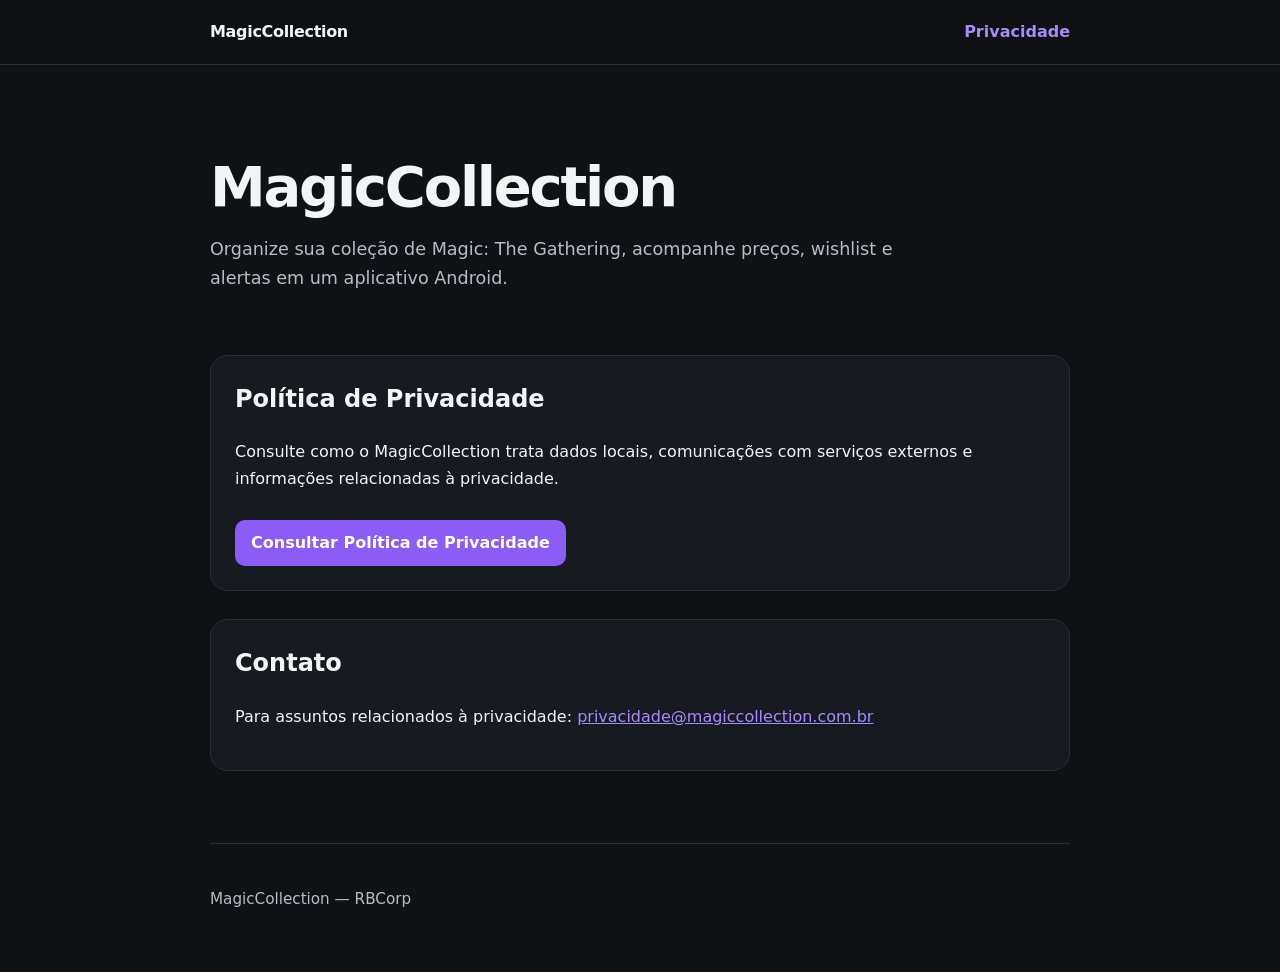
<file: index.html>
<!doctype html>
<html lang="pt-BR">
<head>
  <meta charset="utf-8">
  <meta name="viewport" content="width=device-width, initial-scale=1">
  <meta name="description" content="Site oficial do MagicCollection.">
  <title>MagicCollection</title>
  <link rel="stylesheet" href="styles.css">
</head>
<body>
  <header class="site-header">
    <div class="header-inner">
      <a class="brand" href="./">MagicCollection</a>
      <nav aria-label="Navegação principal">
        <a href="privacidade/">Privacidade</a>
      </nav>
    </div>
  </header>

  <main>
    <section class="hero">
      <h1>MagicCollection</h1>
      <p>
        Organize sua coleção de Magic: The Gathering, acompanhe preços,
        wishlist e alertas em um aplicativo Android.
      </p>
    </section>

    <section class="card">
      <h2>Política de Privacidade</h2>
      <p>
        Consulte como o MagicCollection trata dados locais, comunicações
        com serviços externos e informações relacionadas à privacidade.
      </p>
      <a class="button" href="privacidade/">Consultar Política de Privacidade</a>
    </section>

    <section class="card">
      <h2>Contato</h2>
      <p>
        Para assuntos relacionados à privacidade:
        <a href="mailto:privacidade@magiccollection.com.br">
          privacidade@magiccollection.com.br
        </a>
      </p>
    </section>
  </main>

  <footer class="site-footer">
    <p>MagicCollection — RBCorp</p>
  </footer>
</body>
</html>
</file>
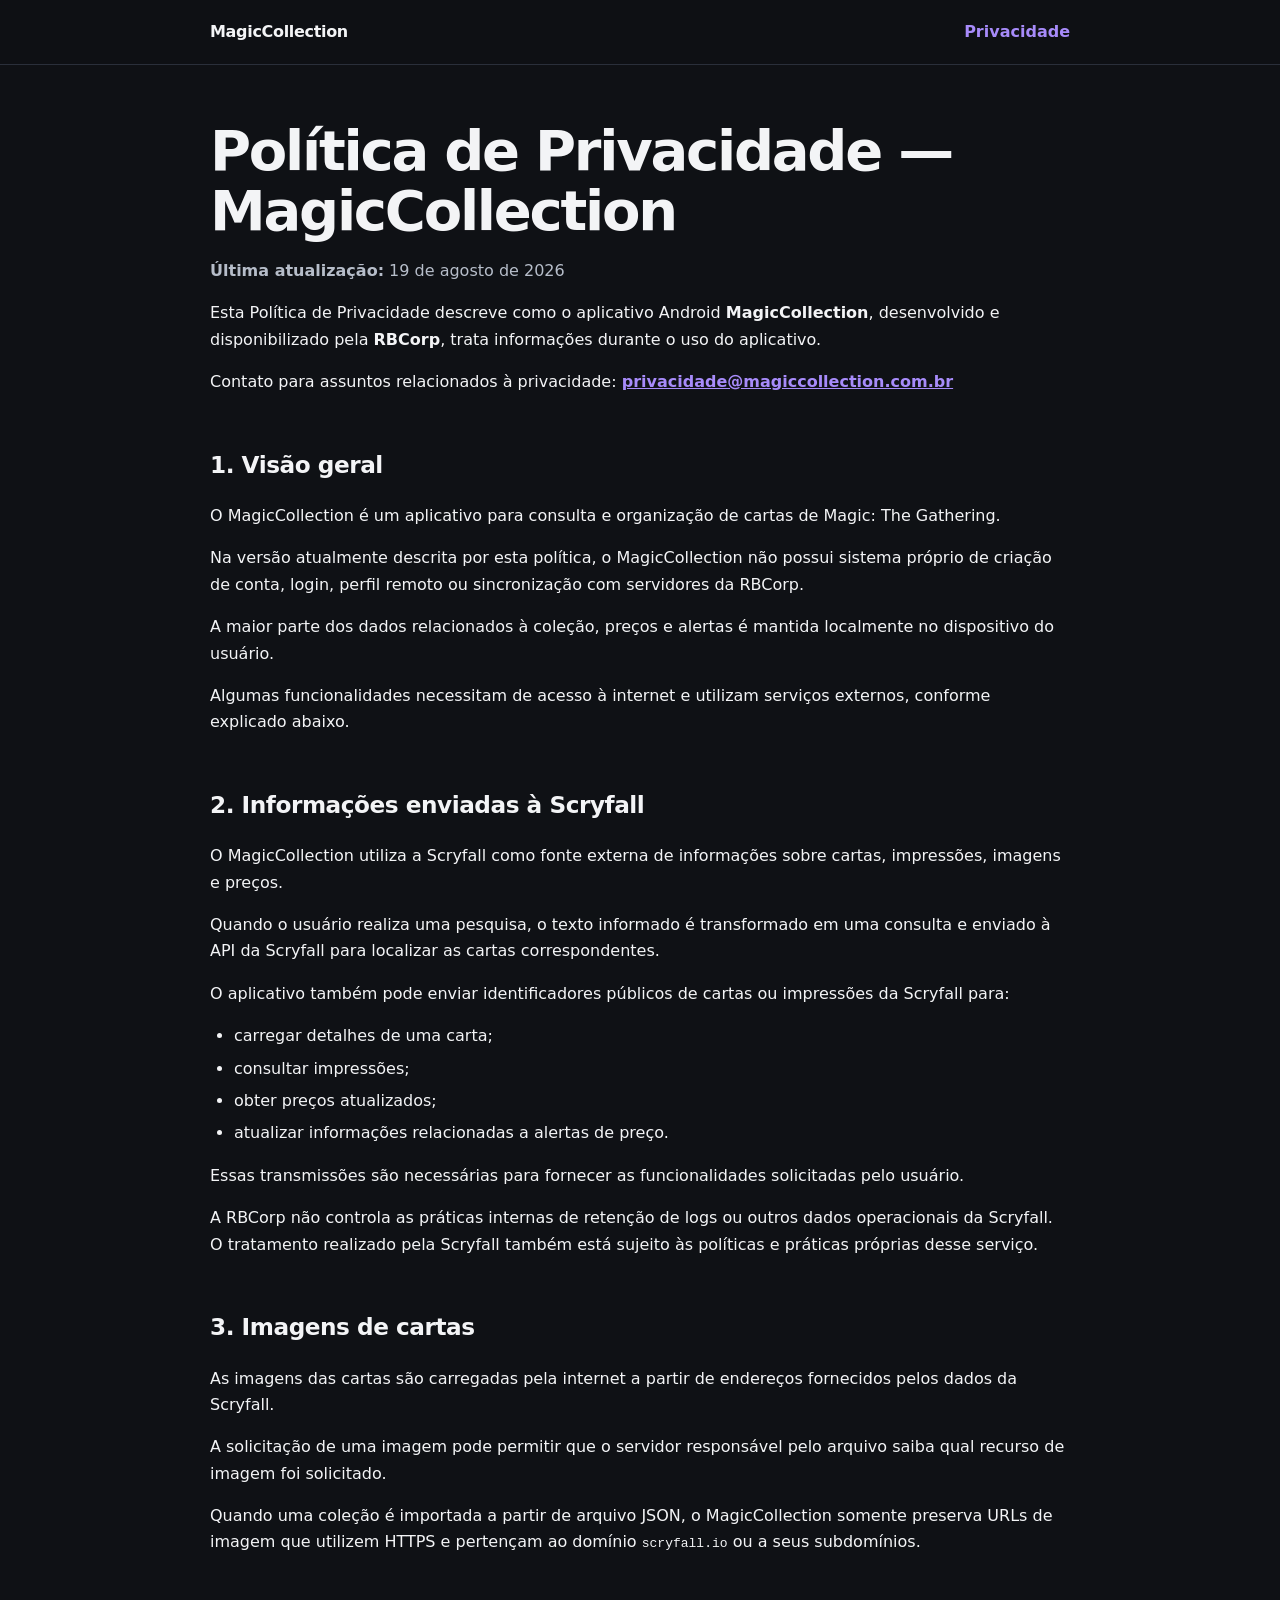
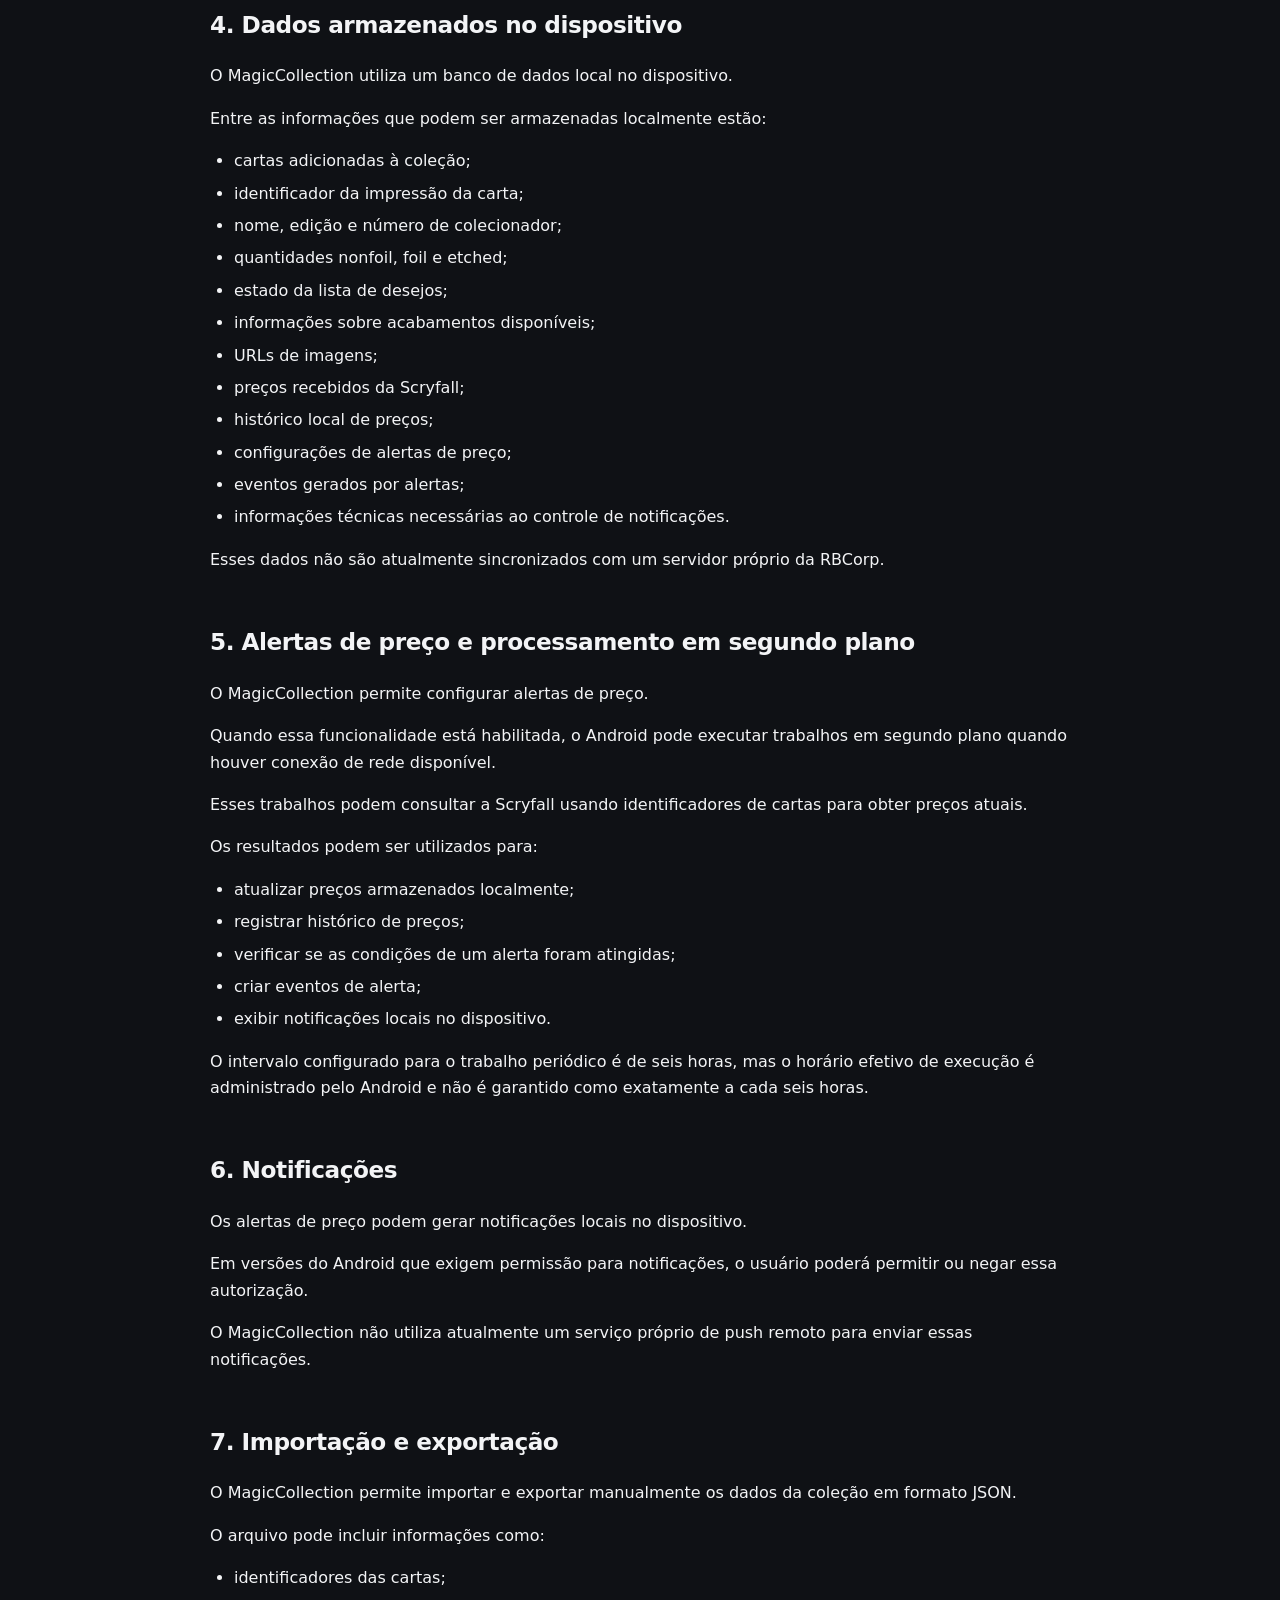
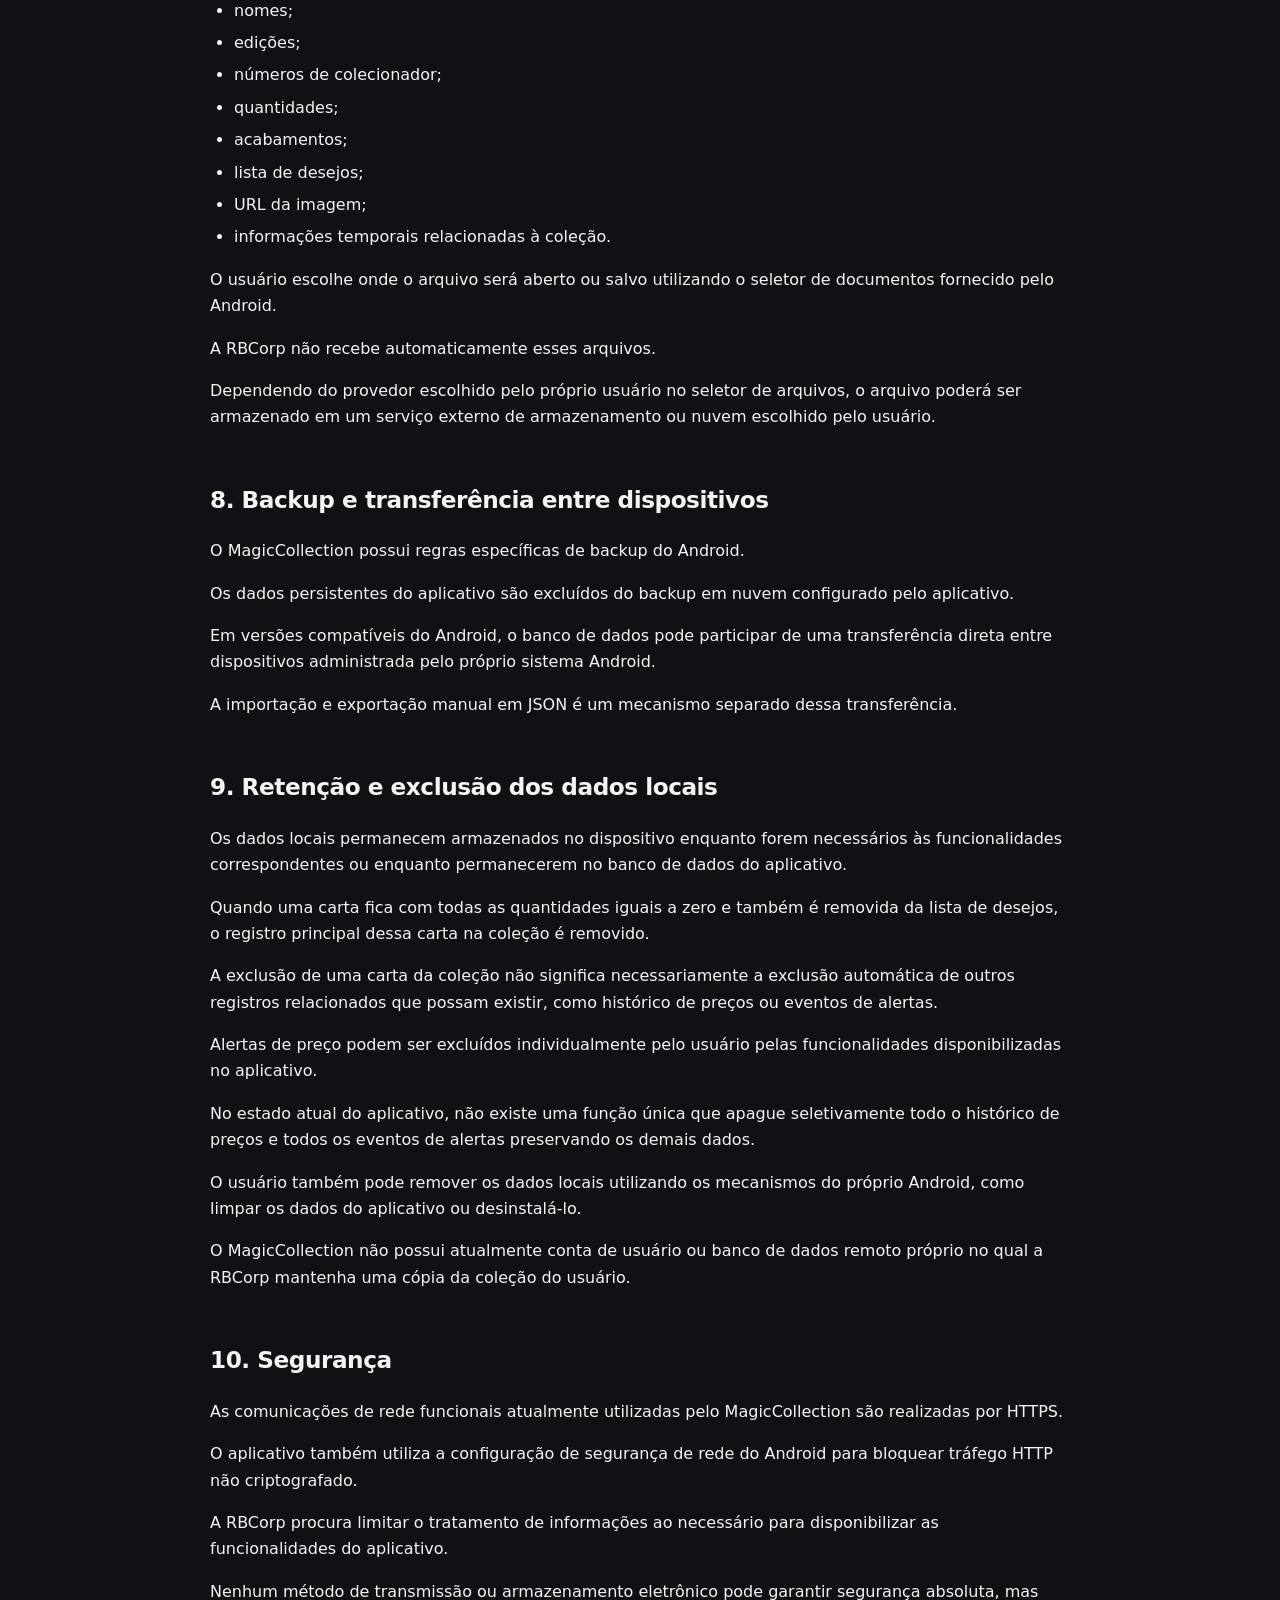
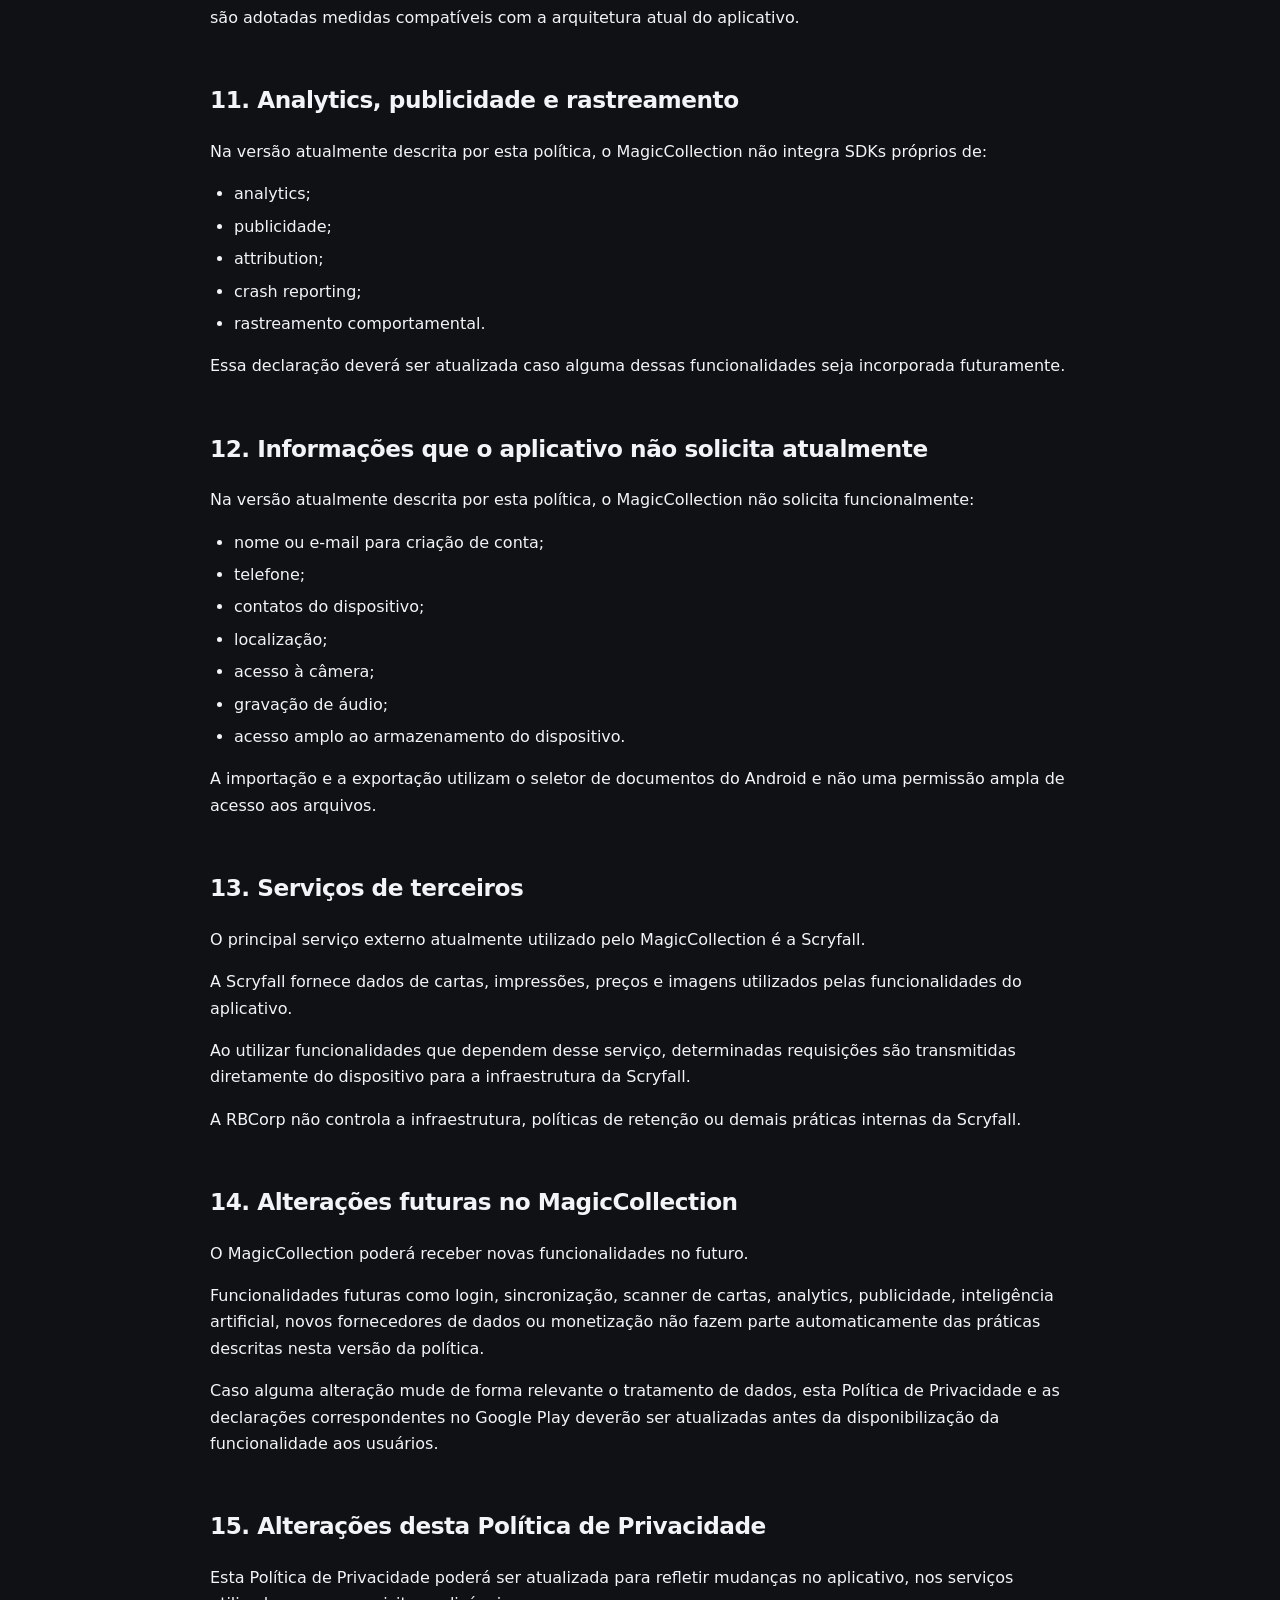
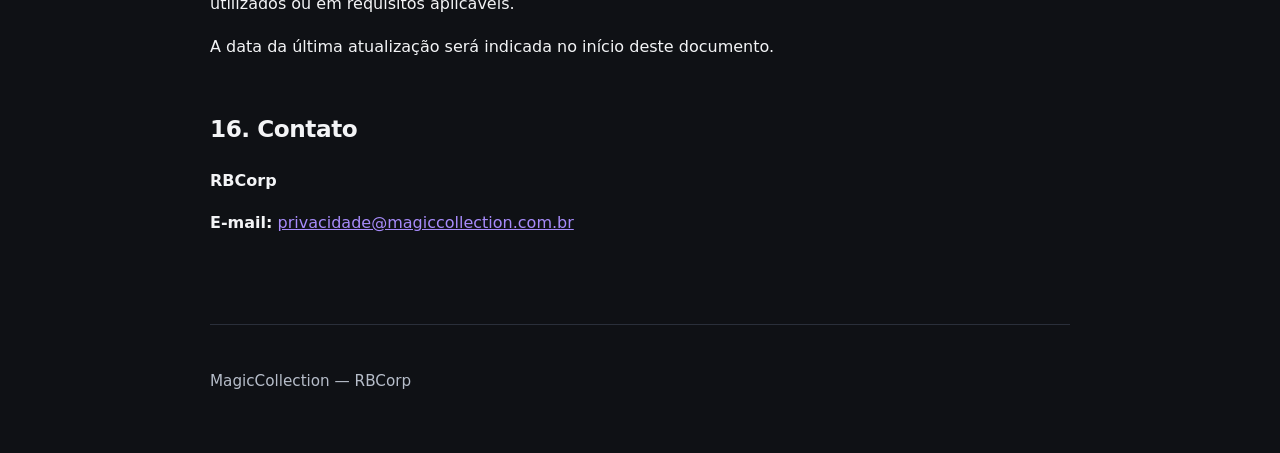
<file: privacidade/index.html>
<!doctype html>
<html lang="pt-BR">
<head>
  <meta charset="utf-8">
  <meta name="viewport" content="width=device-width, initial-scale=1">
  <meta
    name="description"
    content="Política de Privacidade do aplicativo MagicCollection."
  >
  <title>Política de Privacidade — MagicCollection</title>
  <link rel="stylesheet" href="../styles.css">
</head>
<body>
  <header class="site-header">
    <div class="header-inner">
      <a class="brand" href="../">MagicCollection</a>

      <nav aria-label="Navegação principal">
        <a href="./">Privacidade</a>
      </nav>
    </div>
  </header>

  <main class="policy">
    <h1>Política de Privacidade — MagicCollection</h1>

    <p><strong>Última atualização:</strong> 19 de agosto de 2026</p>

    <p>
      Esta Política de Privacidade descreve como o aplicativo Android
      <strong>MagicCollection</strong>, desenvolvido e disponibilizado pela
      <strong>RBCorp</strong>, trata informações durante o uso do aplicativo.
    </p>

    <p>
      Contato para assuntos relacionados à privacidade:
      <a href="mailto:privacidade@magiccollection.com.br">
        <strong>privacidade@magiccollection.com.br</strong>
      </a>
    </p>

    <h2>1. Visão geral</h2>

    <p>
      O MagicCollection é um aplicativo para consulta e organização de cartas
      de Magic: The Gathering.
    </p>

    <p>
      Na versão atualmente descrita por esta política, o MagicCollection não
      possui sistema próprio de criação de conta, login, perfil remoto ou
      sincronização com servidores da RBCorp.
    </p>

    <p>
      A maior parte dos dados relacionados à coleção, preços e alertas é
      mantida localmente no dispositivo do usuário.
    </p>

    <p>
      Algumas funcionalidades necessitam de acesso à internet e utilizam
      serviços externos, conforme explicado abaixo.
    </p>

    <h2>2. Informações enviadas à Scryfall</h2>

    <p>
      O MagicCollection utiliza a Scryfall como fonte externa de informações
      sobre cartas, impressões, imagens e preços.
    </p>

    <p>
      Quando o usuário realiza uma pesquisa, o texto informado é transformado
      em uma consulta e enviado à API da Scryfall para localizar as cartas
      correspondentes.
    </p>

    <p>
      O aplicativo também pode enviar identificadores públicos de cartas ou
      impressões da Scryfall para:
    </p>

    <ul>
      <li>carregar detalhes de uma carta;</li>
      <li>consultar impressões;</li>
      <li>obter preços atualizados;</li>
      <li>atualizar informações relacionadas a alertas de preço.</li>
    </ul>

    <p>
      Essas transmissões são necessárias para fornecer as funcionalidades
      solicitadas pelo usuário.
    </p>

    <p>
      A RBCorp não controla as práticas internas de retenção de logs ou outros
      dados operacionais da Scryfall. O tratamento realizado pela Scryfall
      também está sujeito às políticas e práticas próprias desse serviço.
    </p>

    <h2>3. Imagens de cartas</h2>

    <p>
      As imagens das cartas são carregadas pela internet a partir de endereços
      fornecidos pelos dados da Scryfall.
    </p>

    <p>
      A solicitação de uma imagem pode permitir que o servidor responsável
      pelo arquivo saiba qual recurso de imagem foi solicitado.
    </p>

    <p>
      Quando uma coleção é importada a partir de arquivo JSON, o
      MagicCollection somente preserva URLs de imagem que utilizem HTTPS e
      pertençam ao domínio <code>scryfall.io</code> ou a seus subdomínios.
    </p>

    <h2>4. Dados armazenados no dispositivo</h2>

    <p>
      O MagicCollection utiliza um banco de dados local no dispositivo.
    </p>

    <p>
      Entre as informações que podem ser armazenadas localmente estão:
    </p>

    <ul>
      <li>cartas adicionadas à coleção;</li>
      <li>identificador da impressão da carta;</li>
      <li>nome, edição e número de colecionador;</li>
      <li>quantidades nonfoil, foil e etched;</li>
      <li>estado da lista de desejos;</li>
      <li>informações sobre acabamentos disponíveis;</li>
      <li>URLs de imagens;</li>
      <li>preços recebidos da Scryfall;</li>
      <li>histórico local de preços;</li>
      <li>configurações de alertas de preço;</li>
      <li>eventos gerados por alertas;</li>
      <li>
        informações técnicas necessárias ao controle de notificações.
      </li>
    </ul>

    <p>
      Esses dados não são atualmente sincronizados com um servidor próprio da
      RBCorp.
    </p>

    <h2>5. Alertas de preço e processamento em segundo plano</h2>

    <p>
      O MagicCollection permite configurar alertas de preço.
    </p>

    <p>
      Quando essa funcionalidade está habilitada, o Android pode executar
      trabalhos em segundo plano quando houver conexão de rede disponível.
    </p>

    <p>
      Esses trabalhos podem consultar a Scryfall usando identificadores de
      cartas para obter preços atuais.
    </p>

    <p>Os resultados podem ser utilizados para:</p>

    <ul>
      <li>atualizar preços armazenados localmente;</li>
      <li>registrar histórico de preços;</li>
      <li>verificar se as condições de um alerta foram atingidas;</li>
      <li>criar eventos de alerta;</li>
      <li>exibir notificações locais no dispositivo.</li>
    </ul>

    <p>
      O intervalo configurado para o trabalho periódico é de seis horas, mas
      o horário efetivo de execução é administrado pelo Android e não é
      garantido como exatamente a cada seis horas.
    </p>

    <h2>6. Notificações</h2>

    <p>
      Os alertas de preço podem gerar notificações locais no dispositivo.
    </p>

    <p>
      Em versões do Android que exigem permissão para notificações, o usuário
      poderá permitir ou negar essa autorização.
    </p>

    <p>
      O MagicCollection não utiliza atualmente um serviço próprio de push
      remoto para enviar essas notificações.
    </p>

    <h2>7. Importação e exportação</h2>

    <p>
      O MagicCollection permite importar e exportar manualmente os dados da
      coleção em formato JSON.
    </p>

    <p>O arquivo pode incluir informações como:</p>

    <ul>
      <li>identificadores das cartas;</li>
      <li>nomes;</li>
      <li>edições;</li>
      <li>números de colecionador;</li>
      <li>quantidades;</li>
      <li>acabamentos;</li>
      <li>lista de desejos;</li>
      <li>URL da imagem;</li>
      <li>informações temporais relacionadas à coleção.</li>
    </ul>

    <p>
      O usuário escolhe onde o arquivo será aberto ou salvo utilizando o
      seletor de documentos fornecido pelo Android.
    </p>

    <p>
      A RBCorp não recebe automaticamente esses arquivos.
    </p>

    <p>
      Dependendo do provedor escolhido pelo próprio usuário no seletor de
      arquivos, o arquivo poderá ser armazenado em um serviço externo de
      armazenamento ou nuvem escolhido pelo usuário.
    </p>

    <h2>8. Backup e transferência entre dispositivos</h2>

    <p>
      O MagicCollection possui regras específicas de backup do Android.
    </p>

    <p>
      Os dados persistentes do aplicativo são excluídos do backup em nuvem
      configurado pelo aplicativo.
    </p>

    <p>
      Em versões compatíveis do Android, o banco de dados pode participar de
      uma transferência direta entre dispositivos administrada pelo próprio
      sistema Android.
    </p>

    <p>
      A importação e exportação manual em JSON é um mecanismo separado dessa
      transferência.
    </p>

    <h2>9. Retenção e exclusão dos dados locais</h2>

    <p>
      Os dados locais permanecem armazenados no dispositivo enquanto forem
      necessários às funcionalidades correspondentes ou enquanto permanecerem
      no banco de dados do aplicativo.
    </p>

    <p>
      Quando uma carta fica com todas as quantidades iguais a zero e também é
      removida da lista de desejos, o registro principal dessa carta na coleção
      é removido.
    </p>

    <p>
      A exclusão de uma carta da coleção não significa necessariamente a
      exclusão automática de outros registros relacionados que possam existir,
      como histórico de preços ou eventos de alertas.
    </p>

    <p>
      Alertas de preço podem ser excluídos individualmente pelo usuário pelas
      funcionalidades disponibilizadas no aplicativo.
    </p>

    <p>
      No estado atual do aplicativo, não existe uma função única que apague
      seletivamente todo o histórico de preços e todos os eventos de alertas
      preservando os demais dados.
    </p>

    <p>
      O usuário também pode remover os dados locais utilizando os mecanismos
      do próprio Android, como limpar os dados do aplicativo ou desinstalá-lo.
    </p>

    <p>
      O MagicCollection não possui atualmente conta de usuário ou banco de
      dados remoto próprio no qual a RBCorp mantenha uma cópia da coleção do
      usuário.
    </p>

    <h2>10. Segurança</h2>

    <p>
      As comunicações de rede funcionais atualmente utilizadas pelo
      MagicCollection são realizadas por HTTPS.
    </p>

    <p>
      O aplicativo também utiliza a configuração de segurança de rede do
      Android para bloquear tráfego HTTP não criptografado.
    </p>

    <p>
      A RBCorp procura limitar o tratamento de informações ao necessário para
      disponibilizar as funcionalidades do aplicativo.
    </p>

    <p>
      Nenhum método de transmissão ou armazenamento eletrônico pode garantir
      segurança absoluta, mas são adotadas medidas compatíveis com a
      arquitetura atual do aplicativo.
    </p>

    <h2>11. Analytics, publicidade e rastreamento</h2>

    <p>
      Na versão atualmente descrita por esta política, o MagicCollection não
      integra SDKs próprios de:
    </p>

    <ul>
      <li>analytics;</li>
      <li>publicidade;</li>
      <li>attribution;</li>
      <li>crash reporting;</li>
      <li>rastreamento comportamental.</li>
    </ul>

    <p>
      Essa declaração deverá ser atualizada caso alguma dessas funcionalidades
      seja incorporada futuramente.
    </p>

    <h2>12. Informações que o aplicativo não solicita atualmente</h2>

    <p>
      Na versão atualmente descrita por esta política, o MagicCollection não
      solicita funcionalmente:
    </p>

    <ul>
      <li>nome ou e-mail para criação de conta;</li>
      <li>telefone;</li>
      <li>contatos do dispositivo;</li>
      <li>localização;</li>
      <li>acesso à câmera;</li>
      <li>gravação de áudio;</li>
      <li>acesso amplo ao armazenamento do dispositivo.</li>
    </ul>

    <p>
      A importação e a exportação utilizam o seletor de documentos do Android
      e não uma permissão ampla de acesso aos arquivos.
    </p>

    <h2>13. Serviços de terceiros</h2>

    <p>
      O principal serviço externo atualmente utilizado pelo MagicCollection é
      a Scryfall.
    </p>

    <p>
      A Scryfall fornece dados de cartas, impressões, preços e imagens
      utilizados pelas funcionalidades do aplicativo.
    </p>

    <p>
      Ao utilizar funcionalidades que dependem desse serviço, determinadas
      requisições são transmitidas diretamente do dispositivo para a
      infraestrutura da Scryfall.
    </p>

    <p>
      A RBCorp não controla a infraestrutura, políticas de retenção ou demais
      práticas internas da Scryfall.
    </p>

    <h2>14. Alterações futuras no MagicCollection</h2>

    <p>
      O MagicCollection poderá receber novas funcionalidades no futuro.
    </p>

    <p>
      Funcionalidades futuras como login, sincronização, scanner de cartas,
      analytics, publicidade, inteligência artificial, novos fornecedores de
      dados ou monetização não fazem parte automaticamente das práticas
      descritas nesta versão da política.
    </p>

    <p>
      Caso alguma alteração mude de forma relevante o tratamento de dados,
      esta Política de Privacidade e as declarações correspondentes no Google
      Play deverão ser atualizadas antes da disponibilização da funcionalidade
      aos usuários.
    </p>

    <h2>15. Alterações desta Política de Privacidade</h2>

    <p>
      Esta Política de Privacidade poderá ser atualizada para refletir mudanças
      no aplicativo, nos serviços utilizados ou em requisitos aplicáveis.
    </p>

    <p>
      A data da última atualização será indicada no início deste documento.
    </p>

    <h2>16. Contato</h2>

    <p><strong>RBCorp</strong></p>

    <p>
      <strong>E-mail:</strong>
      <a href="mailto:privacidade@magiccollection.com.br">
        privacidade@magiccollection.com.br
      </a>
    </p>
  </main>

  <footer class="site-footer">
    <p>MagicCollection — RBCorp</p>
  </footer>
</body>
</html>
</file>
<file: styles.css>
:root {
  color-scheme: light dark;
  --bg: #0f1115;
  --surface: #171a21;
  --text: #f3f4f6;
  --muted: #b6bdc9;
  --accent: #8b5cf6;
  --accent-strong: #a78bfa;
  --border: #2a2f3a;
  --max: 860px;
}

* {
  box-sizing: border-box;
}

html {
  scroll-behavior: smooth;
}

body {
  margin: 0;
  font-family: Inter, ui-sans-serif, system-ui, -apple-system, BlinkMacSystemFont, "Segoe UI", sans-serif;
  background: var(--bg);
  color: var(--text);
  line-height: 1.65;
}

a {
  color: var(--accent-strong);
}

a:hover {
  color: #c4b5fd;
}

.site-header {
  border-bottom: 1px solid var(--border);
  background: rgba(15, 17, 21, 0.96);
  position: sticky;
  top: 0;
  z-index: 10;
}

.header-inner,
main,
.site-footer {
  width: min(calc(100% - 32px), var(--max));
  margin: 0 auto;
}

.header-inner {
  min-height: 64px;
  display: flex;
  align-items: center;
  justify-content: space-between;
  gap: 24px;
}

.brand {
  color: var(--text);
  text-decoration: none;
  font-weight: 800;
  letter-spacing: -0.02em;
}

nav {
  display: flex;
  gap: 18px;
  flex-wrap: wrap;
}

nav a {
  text-decoration: none;
  font-weight: 600;
}

main {
  padding: 56px 0 72px;
}

.hero {
  padding: 36px 0 16px;
}

.hero h1,
.policy h1 {
  margin: 0 0 16px;
  font-size: clamp(2rem, 5vw, 3.5rem);
  line-height: 1.08;
  letter-spacing: -0.04em;
}

.hero p {
  max-width: 700px;
  color: var(--muted);
  font-size: 1.1rem;
}

.card {
  background: var(--surface);
  border: 1px solid var(--border);
  border-radius: 18px;
  padding: 24px;
  margin-top: 28px;
}

.card h2,
.policy h2 {
  margin-top: 0;
}

.button {
  display: inline-block;
  margin-top: 12px;
  padding: 10px 16px;
  border-radius: 10px;
  background: var(--accent);
  color: white;
  font-weight: 700;
  text-decoration: none;
}

.button:hover {
  color: white;
  filter: brightness(1.08);
}

.policy > p:first-of-type {
  color: var(--muted);
}

.policy h2 {
  margin-top: 42px;
  padding-top: 8px;
  font-size: 1.45rem;
  letter-spacing: -0.02em;
}

.policy ul {
  padding-left: 24px;
}

.policy li + li {
  margin-top: 6px;
}

.site-footer {
  padding: 28px 0 44px;
  border-top: 1px solid var(--border);
  color: var(--muted);
  font-size: 0.95rem;
}

@media (max-width: 640px) {
  .header-inner {
    align-items: flex-start;
    flex-direction: column;
    padding: 16px 0;
  }

  main {
    padding-top: 36px;
  }
}
</file>
